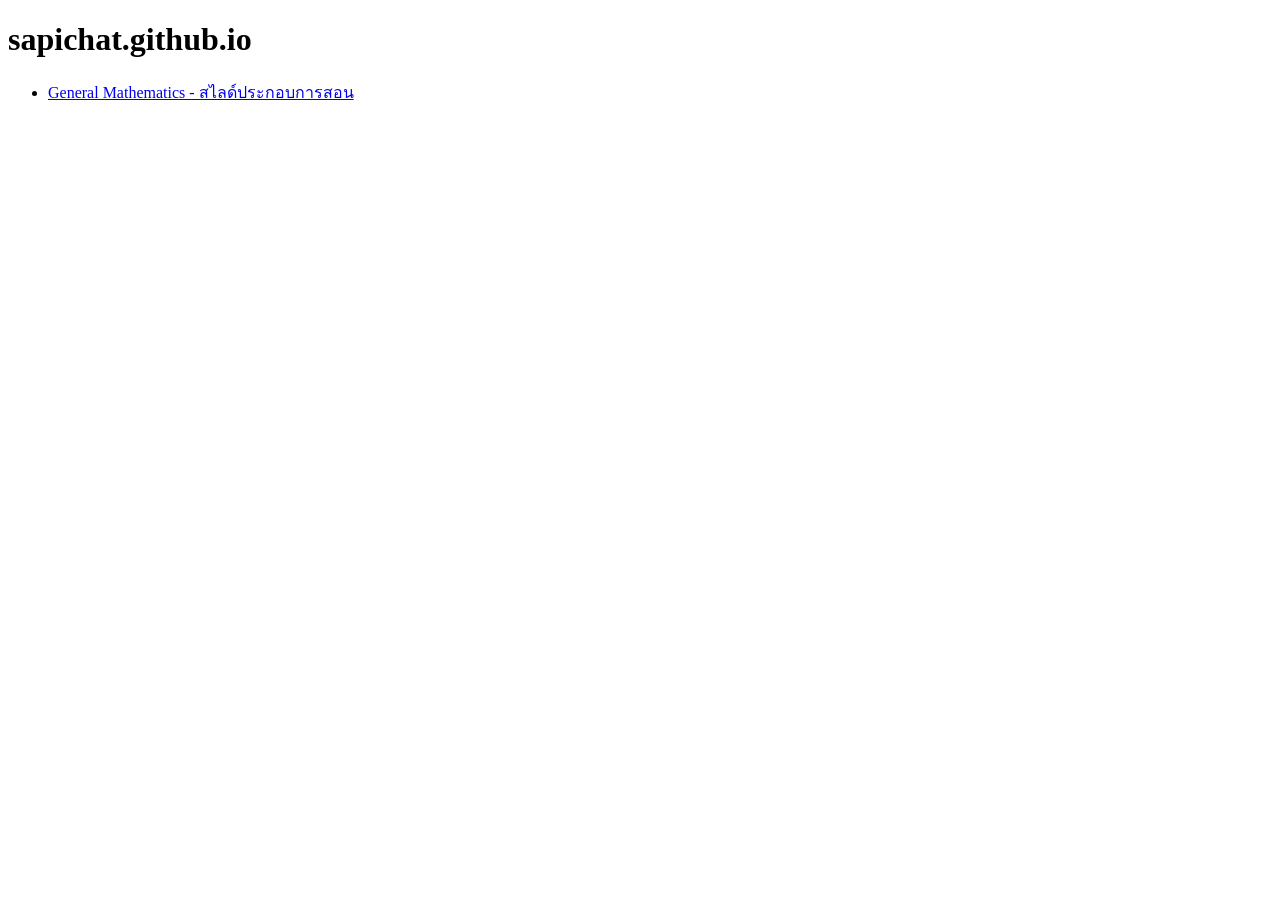
<file: index.html>
<!DOCTYPE html>
<html lang="th">
<head>
<meta charset="UTF-8">
<meta name="viewport" content="width=device-width, initial-scale=1.0">
<title>sapichat</title>
</head>
<body>
  <h1>sapichat.github.io</h1>
  <ul>
    <li><a href="genmath/">General Mathematics - สไลด์ประกอบการสอน</a></li>
  </ul>
</body>
</html>
</file>
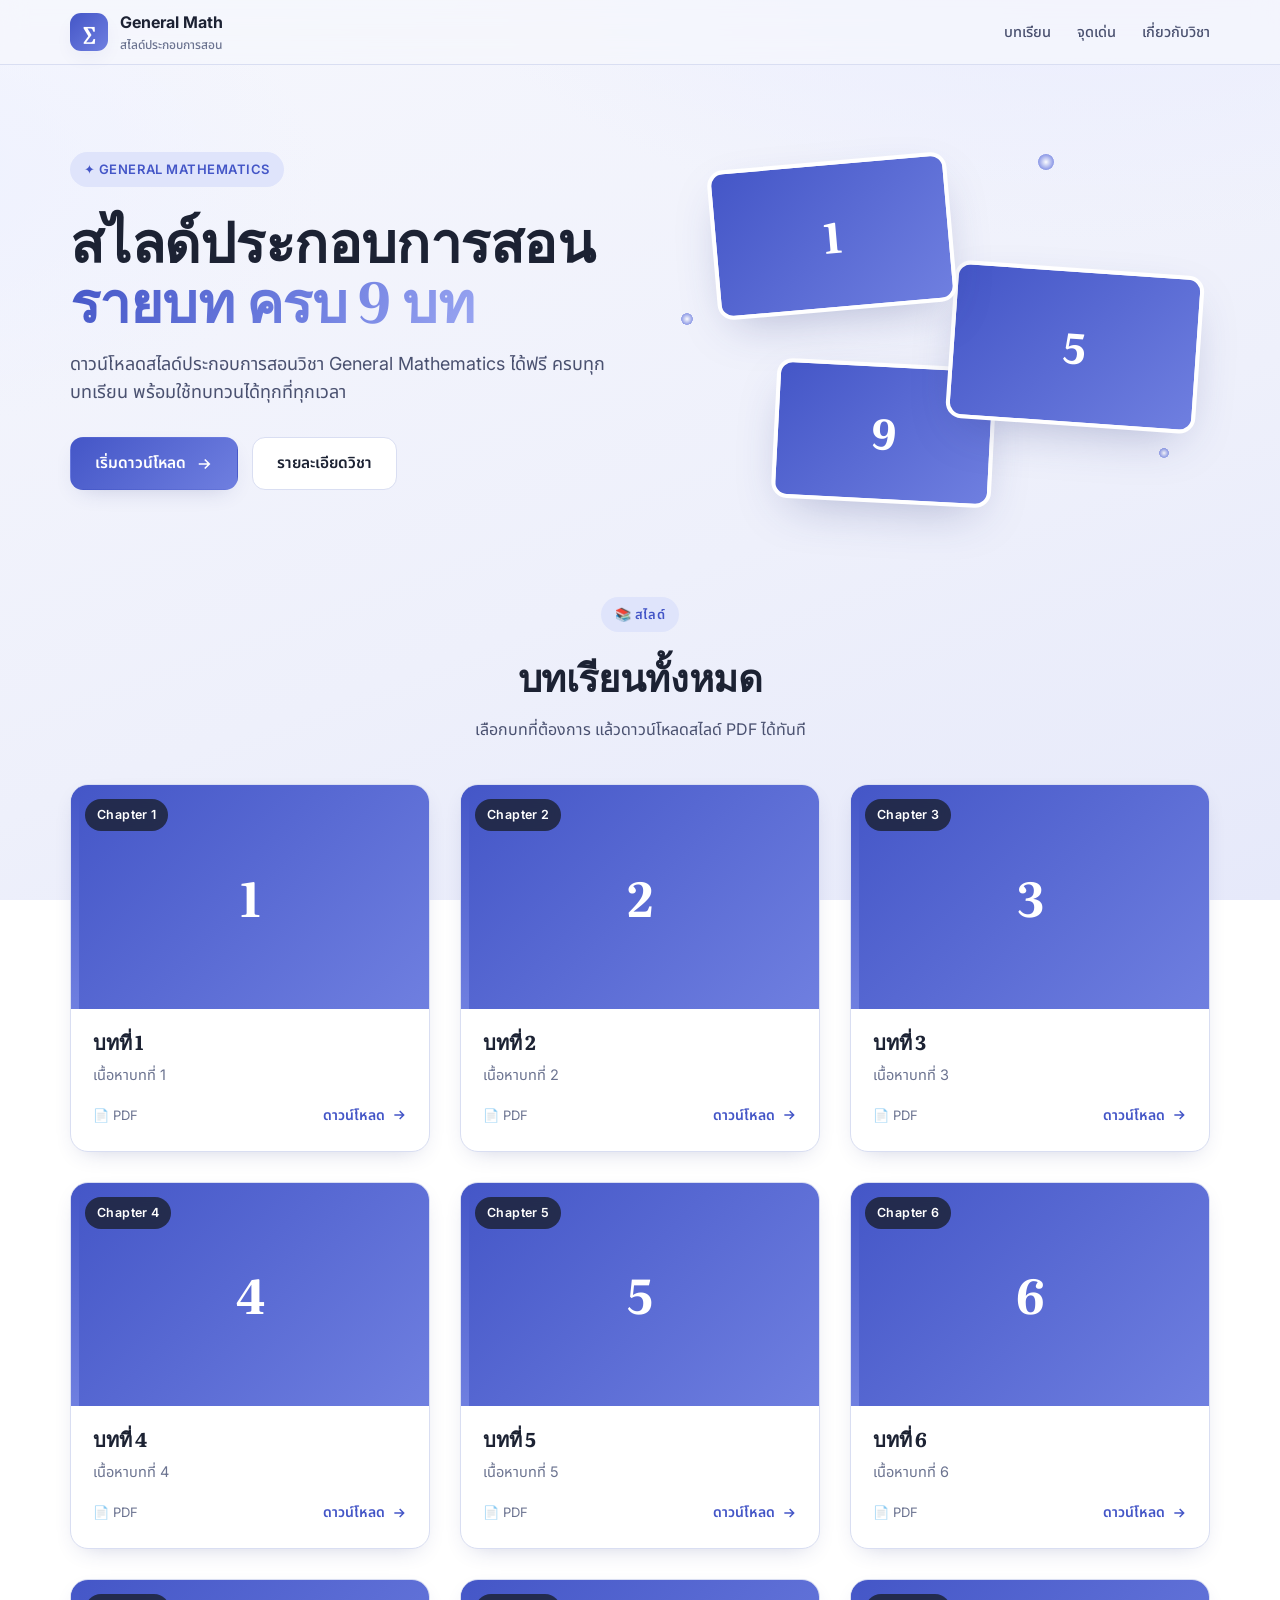
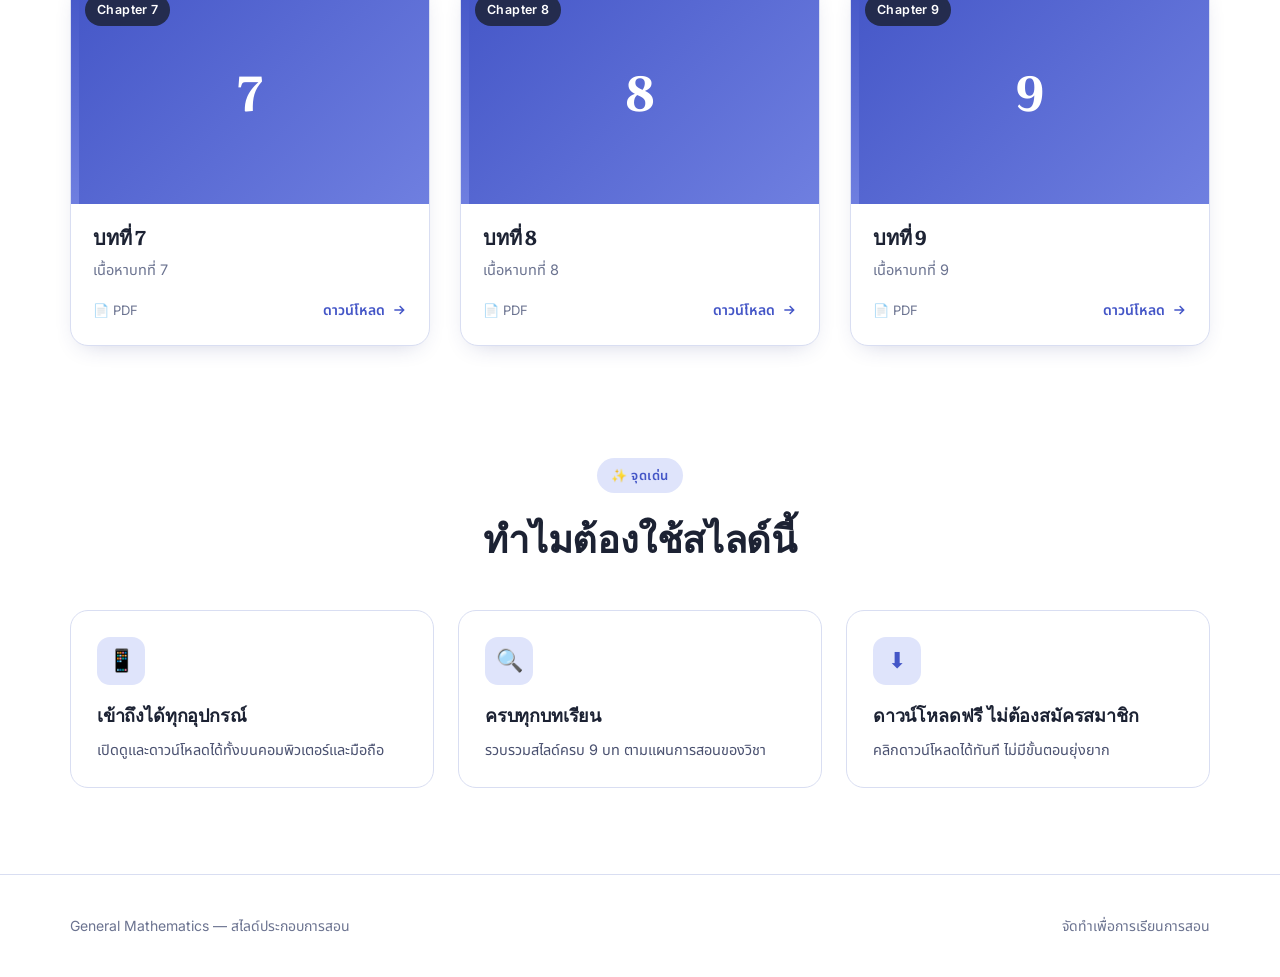
<file: genmath/index.html>
<!DOCTYPE html>
<html lang="th">
<head>
<meta charset="UTF-8" />
<meta name="viewport" content="width=device-width, initial-scale=1.0" />
<title>General Mathematics — สไลด์ประกอบการสอน</title>
<meta name="description" content="สไลด์ประกอบการสอนวิชา General Mathematics รายบท สำหรับนักศึกษาดาวน์โหลด" />
<link rel="preconnect" href="https://fonts.googleapis.com" />
<link rel="preconnect" href="https://fonts.gstatic.com" crossorigin />
<link href="https://fonts.googleapis.com/css2?family=Literata:ital,opsz,wght@0,7..72,400;0,7..72,600;0,7..72,700;1,7..72,400&family=Inter:wght@400;500;600;700&family=Noto+Sans+Thai:wght@400;500;600;700&display=swap" rel="stylesheet" />
<link rel="stylesheet" href="style.css" />
<link rel="icon" href="data:image/svg+xml,%3Csvg xmlns='http://www.w3.org/2000/svg' viewBox='0 0 100 100'%3E%3Crect width='100' height='100' rx='24' fill='%234456c7'/%3E%3Ctext x='50' y='70' font-size='58' text-anchor='middle' fill='white' font-family='Georgia'%3Ex%3C/text%3E%3C/svg%3E" />
</head>
<body>
  <header class="topbar">
    <div class="container">
      <a class="brand" href="index.html">
        <span class="logo">∑</span>
        <span>General Math
          <small>สไลด์ประกอบการสอน</small>
        </span>
      </a>
      <nav class="topnav">
        <a href="#chapters">บทเรียน</a>
        <a href="#features">จุดเด่น</a>
        <a href="#about">เกี่ยวกับวิชา</a>
      </nav>
    </div>
  </header>

  <section class="hero">
    <div class="container hero-grid">
      <div>
        <span class="eyebrow">✦ General Mathematics</span>
        <h1>สไลด์ประกอบการสอน<br /><span class="grad">รายบท ครบ 9 บท</span></h1>
        <p class="lead">
          ดาวน์โหลดสไลด์ประกอบการสอนวิชา General Mathematics ได้ฟรี
          ครบทุกบทเรียน พร้อมใช้ทบทวนได้ทุกที่ทุกเวลา
        </p>
        <div class="hero-cta">
          <a class="btn btn-primary" href="#chapters">
            เริ่มดาวน์โหลด
            <svg width="18" height="18" viewBox="0 0 24 24" fill="none" stroke="currentColor" stroke-width="2.2"><path d="M5 12h14M13 6l6 6-6 6"/></svg>
          </a>
          <a class="btn btn-ghost" href="#about">รายละเอียดวิชา</a>
        </div>
      </div>
      <div class="hero-art" aria-hidden="true">
        <div class="float-card c1"><div class="cover-fallback">1</div></div>
        <div class="float-card c2"><div class="cover-fallback">5</div></div>
        <div class="float-card c3"><div class="cover-fallback">9</div></div>
        <span class="spark" style="top:6%; right:30%;"></span>
        <span class="spark" style="bottom:14%; right:8%; width:10px; height:10px;"></span>
        <span class="spark" style="top:48%; left:-2%; width:12px; height:12px;"></span>
      </div>
    </div>
  </section>

  <section class="section" id="chapters">
    <div class="container">
      <div class="section-head">
        <span class="eyebrow">📚 สไลด์</span>
        <h2>บทเรียนทั้งหมด</h2>
        <p>เลือกบทที่ต้องการ แล้วดาวน์โหลดสไลด์ PDF ได้ทันที</p>
      </div>
      <div class="shelf" id="shelf"></div>
    </div>
  </section>

  <section class="section" id="features">
    <div class="container">
      <div class="section-head">
        <span class="eyebrow">✨ จุดเด่น</span>
        <h2>ทำไมต้องใช้สไลด์นี้</h2>
      </div>
      <div class="features">
        <div class="feature">
          <div class="ico">📱</div>
          <h3>เข้าถึงได้ทุกอุปกรณ์</h3>
          <p>เปิดดูและดาวน์โหลดได้ทั้งบนคอมพิวเตอร์และมือถือ</p>
        </div>
        <div class="feature">
          <div class="ico">🔍</div>
          <h3>ครบทุกบทเรียน</h3>
          <p>รวบรวมสไลด์ครบ 9 บท ตามแผนการสอนของวิชา</p>
        </div>
        <div class="feature">
          <div class="ico">⬇️</div>
          <h3>ดาวน์โหลดฟรี ไม่ต้องสมัครสมาชิก</h3>
          <p>คลิกดาวน์โหลดได้ทันที ไม่มีขั้นตอนยุ่งยาก</p>
        </div>
      </div>
    </div>
  </section>

  <footer class="footer" id="about">
    <div class="container">
      <span>General Mathematics — สไลด์ประกอบการสอน</span>
      <span>จัดทำเพื่อการเรียนการสอน</span>
    </div>
  </footer>

  <script>
    const chapters = [
      { n: 1, title: "บทที่ 1", desc: "เนื้อหาบทที่ 1" },
      { n: 2, title: "บทที่ 2", desc: "เนื้อหาบทที่ 2" },
      { n: 3, title: "บทที่ 3", desc: "เนื้อหาบทที่ 3" },
      { n: 4, title: "บทที่ 4", desc: "เนื้อหาบทที่ 4" },
      { n: 5, title: "บทที่ 5", desc: "เนื้อหาบทที่ 5" },
      { n: 6, title: "บทที่ 6", desc: "เนื้อหาบทที่ 6" },
      { n: 7, title: "บทที่ 7", desc: "เนื้อหาบทที่ 7" },
      { n: 8, title: "บทที่ 8", desc: "เนื้อหาบทที่ 8" },
      { n: 9, title: "บทที่ 9", desc: "เนื้อหาบทที่ 9" },
    ];

    const shelf = document.getElementById("shelf");
    shelf.innerHTML = chapters.map(ch => `
      <a class="book" href="slides/chapter${ch.n}.pdf" download>
        <div class="book-cover">
          <span class="spine"></span>
          <div class="cover-fallback">${ch.n}</div>
          <span class="ch-badge">Chapter ${ch.n}</span>
        </div>
        <div class="book-body">
          <h3>${ch.title}</h3>
          <p>${ch.desc}</p>
          <div class="book-meta">
            <span class="pages">📄 PDF</span>
            <span class="open">ดาวน์โหลด
              <svg width="16" height="16" viewBox="0 0 24 24" fill="none" stroke="currentColor" stroke-width="2.2"><path d="M5 12h14M13 6l6 6-6 6"/></svg>
            </span>
          </div>
        </div>
      </a>
    `).join("");
  </script>
</body>
</html>
</file>
<file: genmath/style.css>
/* General Mathematics — slide library page, adapted from compro-math1 aesthetic */

:root {
  --bg-1: #f6f7fd;
  --bg-2: #eef0fb;
  --bg-3: #e6e9fa;
  --ink: #1c2233;
  --ink-soft: #4a5170;
  --muted: #6b7390;
  --accent: #4456c7;
  --accent-2: #6f7fe0;
  --accent-soft: #c8d0f6;
  --accent-bg: #dfe4fb;
  --card: #ffffff;
  --line: #d9def2;
  --shadow: 0 18px 50px -18px rgba(45, 56, 130, .35);
  --shadow-sm: 0 8px 24px -12px rgba(45, 56, 130, .30);
  --serif: "Literata", "Lora", Georgia, "Times New Roman", serif;
  --sans: "Inter", "Noto Sans Thai", system-ui, -apple-system, sans-serif;
  --radius: 18px;
}

* { box-sizing: border-box; margin: 0; padding: 0; }

html { scroll-behavior: smooth; }

body {
  font-family: var(--sans);
  color: var(--ink);
  background:
    radial-gradient(1200px 600px at 85% -10%, #e9ecff 0%, transparent 55%),
    radial-gradient(900px 500px at -10% 20%, #eef1ff 0%, transparent 50%),
    linear-gradient(160deg, var(--bg-1) 0%, var(--bg-2) 60%, var(--bg-3) 100%);
  background-attachment: fixed;
  min-height: 100vh;
  line-height: 1.6;
  -webkit-font-smoothing: antialiased;
}

h1, h2, h3, .serif { font-family: var(--serif); letter-spacing: -.01em; }

a { color: var(--accent); text-decoration: none; }
a:hover { text-decoration: underline; }

.container { width: min(1140px, 92vw); margin: 0 auto; }

/* ---------- Top bar ---------- */
.topbar {
  position: sticky; top: 0; z-index: 50;
  backdrop-filter: blur(12px);
  background: rgba(246, 247, 253, .72);
  border-bottom: 1px solid var(--line);
}
.topbar .container {
  display: flex; align-items: center; justify-content: space-between;
  height: 64px;
}
.brand { display: flex; align-items: center; gap: 12px; font-weight: 700; color: var(--ink); }
.brand .logo {
  width: 38px; height: 38px; border-radius: 11px;
  display: grid; place-items: center; color: #fff; font-family: var(--serif);
  font-size: 20px; font-weight: 700;
  background: linear-gradient(135deg, var(--accent) 0%, var(--accent-2) 100%);
  box-shadow: var(--shadow-sm);
}
.brand small { display: block; font-weight: 500; color: var(--muted); font-size: 12px; }
.topnav { display: flex; gap: 26px; font-size: 14.5px; font-weight: 500; }
.topnav a { color: var(--ink-soft); }
.topnav a:hover { color: var(--accent); text-decoration: none; }

/* ---------- Hero ---------- */
.hero { padding: 66px 0 30px; }
.hero-grid {
  display: grid; grid-template-columns: 1.05fr .95fr; gap: 48px; align-items: center;
}
.eyebrow {
  display: inline-flex; align-items: center; gap: 8px;
  font-size: 13px; font-weight: 600; letter-spacing: .04em; text-transform: uppercase;
  color: var(--accent); background: var(--accent-bg);
  padding: 7px 14px; border-radius: 999px; margin-bottom: 22px;
}
.hero h1 { font-size: clamp(34px, 5vw, 56px); line-height: 1.08; color: var(--ink); }
.hero h1 .grad {
  background: linear-gradient(120deg, var(--accent) 0%, var(--accent-2) 60%, #9aa6f2 100%);
  -webkit-background-clip: text; background-clip: text; -webkit-text-fill-color: transparent;
}
.hero p.lead { margin-top: 20px; font-size: 18px; color: var(--ink-soft); max-width: 30em; }
.hero-cta { margin-top: 30px; display: flex; gap: 14px; flex-wrap: wrap; }

.btn {
  display: inline-flex; align-items: center; gap: 9px;
  padding: 13px 24px; border-radius: 13px; font-weight: 600; font-size: 15.5px;
  cursor: pointer; border: 1px solid transparent; transition: transform .15s ease, box-shadow .2s ease;
}
.btn:hover { text-decoration: none; transform: translateY(-2px); }
.btn-primary { background: linear-gradient(135deg, var(--accent) 0%, var(--accent-2) 100%); color: #fff; box-shadow: var(--shadow-sm); }
.btn-ghost { background: #fff; color: var(--ink); border-color: var(--line); }

/* Hero art */
.hero-art { position: relative; height: 380px; }
.hero-art .float-card {
  position: absolute; border-radius: 16px; overflow: hidden;
  box-shadow: var(--shadow); border: 4px solid #fff;
  background: #fff;
}
.hero-art .cover-fallback {
  width: 100%; height: 100%; display: grid; place-items: center;
  font-family: var(--serif); font-size: 42px; font-weight: 700; color: #fff;
  background: linear-gradient(135deg, var(--accent) 0%, var(--accent-2) 100%);
}
.hero-art .c1 { width: 240px; height: 150px; top: 8%;  left: 4%;  transform: rotate(-5deg); z-index: 3; }
.hero-art .c2 { width: 250px; height: 158px; top: 36%; right: 2%; transform: rotate(4deg);  z-index: 2; }
.hero-art .c3 { width: 220px; height: 140px; bottom: 2%; left: 16%; transform: rotate(3deg); z-index: 1; }
.hero-art .spark {
  position: absolute; width: 16px; height: 16px; border-radius: 50%;
  background: radial-gradient(circle, #fff 0%, var(--accent-2) 70%, transparent 71%);
  opacity: .8;
}

/* ---------- Section headings ---------- */
.section { padding: 56px 0; }
.section-head { text-align: center; margin-bottom: 42px; }
.section-head .eyebrow { margin-bottom: 14px; }
.section-head h2 { font-size: clamp(26px, 3.4vw, 38px); color: var(--ink); }
.section-head p { color: var(--ink-soft); margin-top: 10px; max-width: 40em; margin-inline: auto; }

/* ---------- Bookshelf ---------- */
.shelf { display: grid; grid-template-columns: repeat(3, 1fr); gap: 30px; }
.book {
  position: relative; background: var(--card); border: 1px solid var(--line);
  border-radius: var(--radius); overflow: hidden; box-shadow: var(--shadow-sm);
  transition: transform .2s ease, box-shadow .25s ease;
  display: flex; flex-direction: column;
}
.book:hover { transform: translateY(-6px); box-shadow: var(--shadow); text-decoration: none; }
.book-cover { position: relative; aspect-ratio: 16 / 10; overflow: hidden; background: var(--accent-soft); }
.book-cover .cover-fallback {
  width: 100%; height: 100%; display: grid; place-items: center;
  font-family: var(--serif); font-size: 48px; font-weight: 700; color: #fff;
  background: linear-gradient(135deg, var(--accent) 0%, var(--accent-2) 100%);
  transition: transform .4s ease;
}
.book:hover .book-cover .cover-fallback { transform: scale(1.05); }
.book-cover .ch-badge {
  position: absolute; top: 14px; left: 14px;
  background: rgba(28, 34, 51, .82); color: #fff; backdrop-filter: blur(4px);
  font-size: 12.5px; font-weight: 600; letter-spacing: .03em;
  padding: 6px 12px; border-radius: 999px;
}
.book-cover .spine { position: absolute; left: 0; top: 0; bottom: 0; width: 8px;
  background: linear-gradient(var(--accent), var(--accent-2)); z-index: 2; }
.book-body { padding: 20px 22px 24px; flex: 1; display: flex; flex-direction: column; }
.book-body h3 { font-size: 20px; color: var(--ink); line-height: 1.25; }
.book-body p { color: var(--muted); font-size: 14.5px; margin-top: 9px; flex: 1; }
.book-meta { display: flex; align-items: center; justify-content: space-between; margin-top: 18px; }
.book-meta .pages { font-size: 13px; color: var(--muted); display: inline-flex; align-items: center; gap: 6px; }
.book-meta .open {
  font-size: 14px; font-weight: 600; color: var(--accent);
  display: inline-flex; align-items: center; gap: 6px;
}
.book:hover .open svg { transform: translateX(3px); }
.book .open svg { transition: transform .2s ease; }

/* ---------- Feature strip ---------- */
.features { display: grid; grid-template-columns: repeat(3, 1fr); gap: 24px; }
.feature {
  background: rgba(255,255,255,.7); border: 1px solid var(--line);
  border-radius: var(--radius); padding: 26px;
}
.feature .ico {
  width: 48px; height: 48px; border-radius: 13px; display: grid; place-items: center;
  background: var(--accent-bg); color: var(--accent); margin-bottom: 16px;
  font-size: 22px;
}
.feature h3 { font-size: 18px; }
.feature p { color: var(--ink-soft); font-size: 14.5px; margin-top: 8px; }

/* ---------- Footer ---------- */
.footer { margin-top: 30px; padding: 40px 0; border-top: 1px solid var(--line); color: var(--muted); font-size: 14px; }
.footer .container { display: flex; justify-content: space-between; gap: 18px; flex-wrap: wrap; }

/* ---------- Responsive ---------- */
@media (max-width: 880px) {
  .hero-grid { grid-template-columns: 1fr; gap: 30px; }
  .hero-art { height: 300px; order: -1; }
  .shelf { grid-template-columns: 1fr; }
  .features { grid-template-columns: 1fr; }
  .topnav { display: none; }
}
</file>
